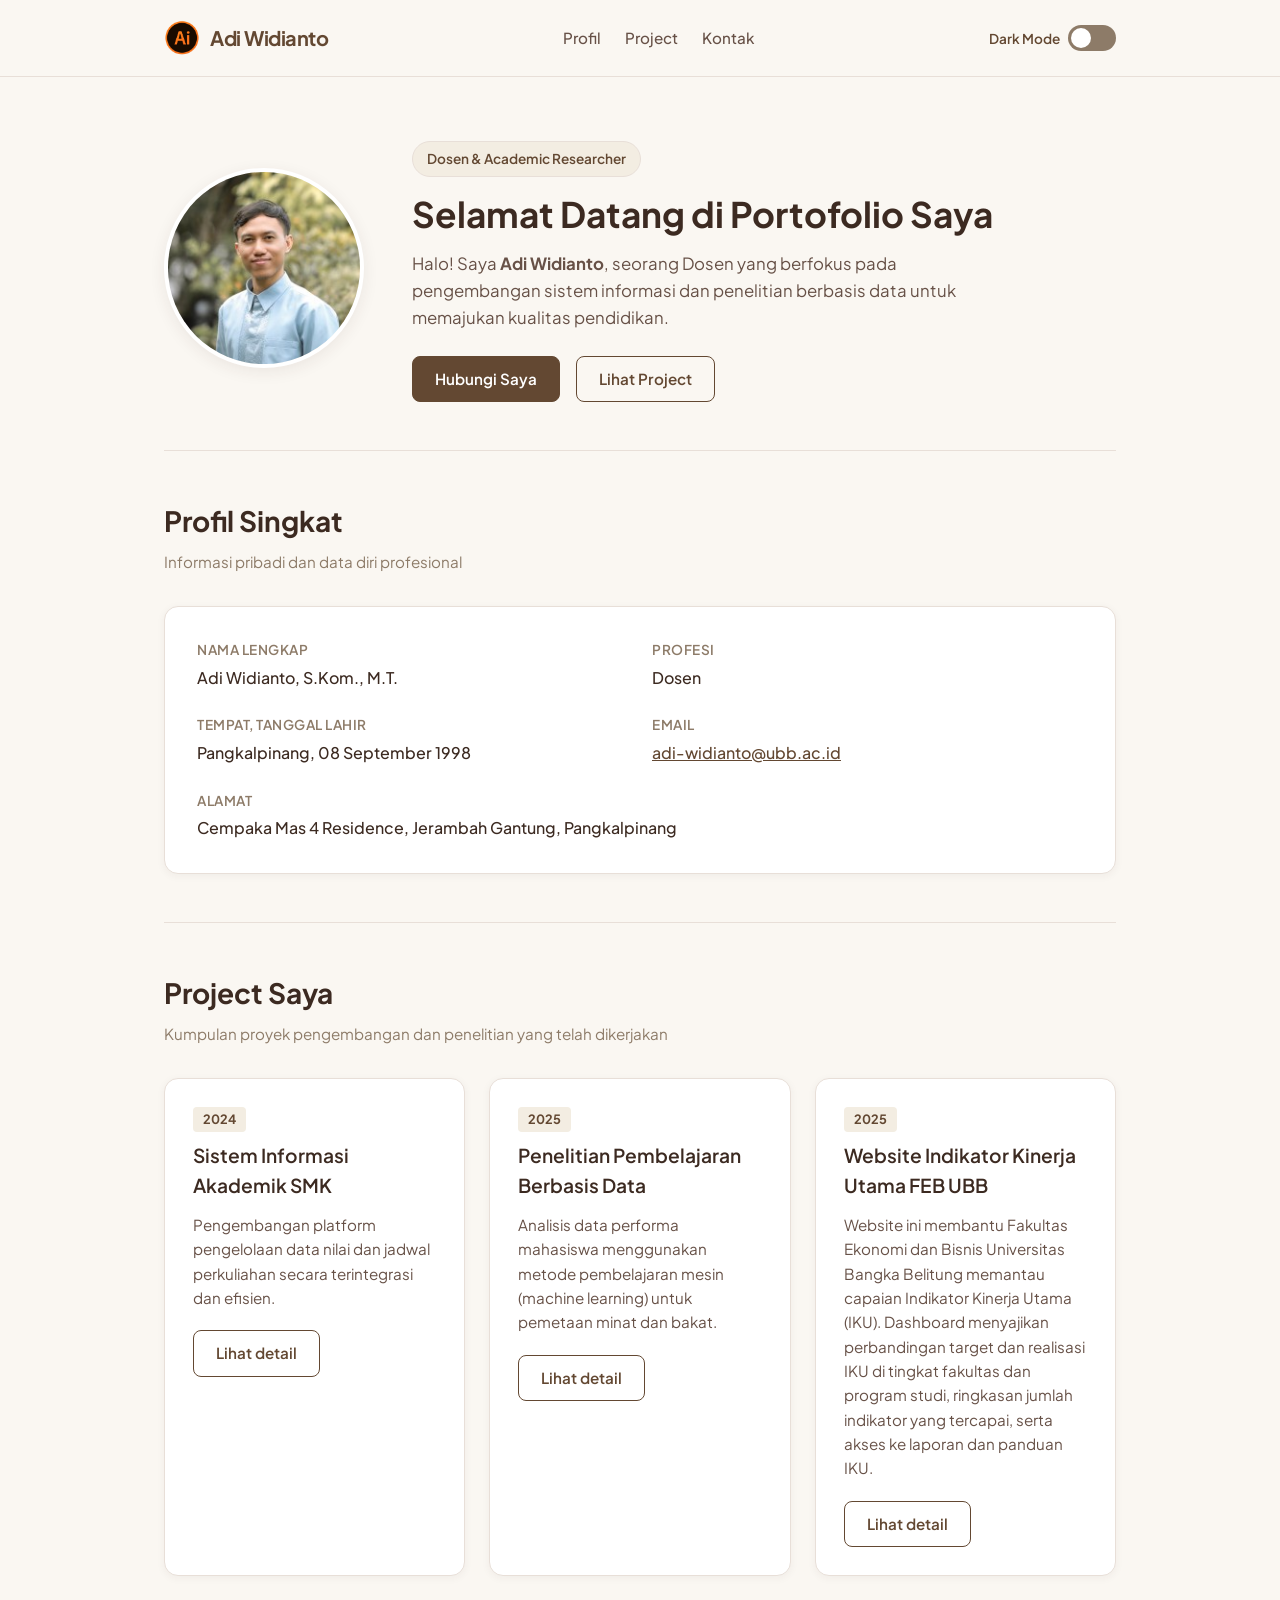
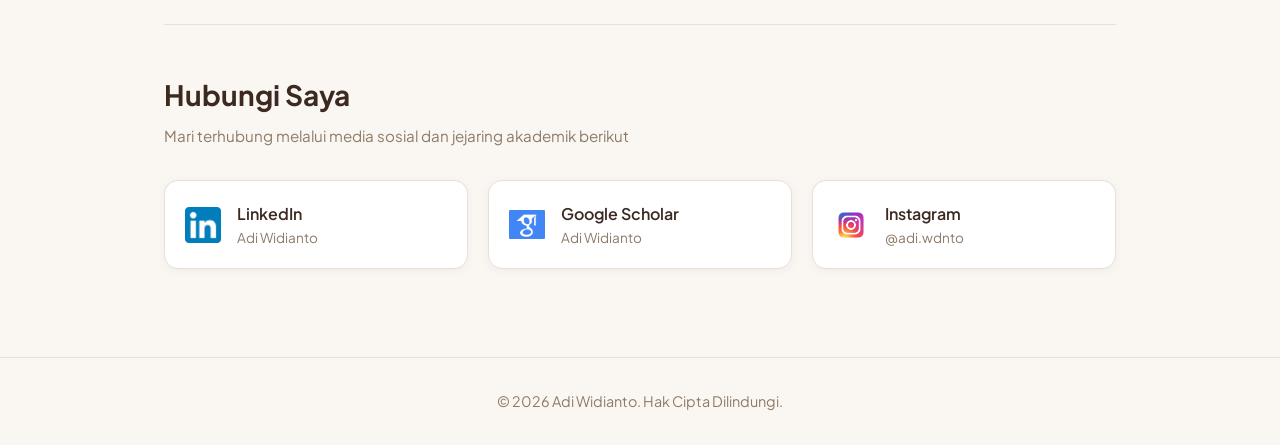
<file: index.html>
<!DOCTYPE html>
<html lang="id">
<head>
    <meta charset="UTF-8">
    <meta name="viewport" content="width=device-width, initial-scale=1.0">
    <title>Profil - Adi Widianto</title>
    <link rel="icon" type="image/png" href="assets/images/favicon.png">
    <!-- Google Fonts -->
    <link rel="preconnect" href="https://fonts.googleapis.com">
    <link rel="preconnect" href="https://fonts.gstatic.com" crossorigin>
    <link href="https://fonts.googleapis.com/css2?family=Plus+Jakarta+Sans:wght@400;500;600;700&display=swap" rel="stylesheet">
    <link rel="stylesheet" href="styles/site.css">
</head>
<body>

    <!-- Header / Navbar -->
    <header class="navbar">
        <div class="container nav-container">
            <a href="#" class="logo">
                <img src="assets/images/favicon.png" alt="" class="site-logo">
                <span>Adi Widianto</span>
            </a>
            <nav>
                <ul class="nav-links">
                    <li><a href="#profil">Profil</a></li>
                    <li><a href="#project">Project</a></li>
                    <li><a href="#kontak">Kontak</a></li>
                </ul>
            </nav>
            <button id="toggle-btn" type="button" role="switch" aria-checked="false">
                <span>Dark Mode</span>
                <span class="toggle-track" aria-hidden="true"><span class="toggle-thumb"></span></span>
            </button>
        </div>
        
    </header>

    <main class="container">
        <!-- Hero Section -->
        <section class="hero-section">
            <div class="hero-avatar-wrapper">
                <img src="assets/images/profile-photo.jpg" alt="Foto Profil Adi Widianto" class="hero-avatar">
            </div>
            <div class="hero-text">
                <span class="badge">Dosen & Academic Researcher</span>
                <h1>Selamat Datang di Portofolio Saya</h1>
                <p>Halo! Saya <strong>Adi Widianto</strong>, seorang Dosen yang berfokus pada pengembangan sistem informasi dan penelitian berbasis data untuk memajukan kualitas pendidikan.</p>
                <div class="hero-buttons">
                    <a href="#kontak" class="btn btn-primary">Hubungi Saya</a>
                    <a href="#project" class="btn btn-outline">Lihat Project</a>
                </div>
            </div>
        </section>

        <!-- Profil / Biodata Section -->
        <section id="profil" class="section">
            <div class="section-header">
                <h2>Profil Singkat</h2>
                <p>Informasi pribadi dan data diri profesional</p>
            </div>
            <div class="profile-card">
                <div class="info-grid">
                    <div class="info-item">
                        <span class="info-label">Nama Lengkap</span>
                        <span class="info-value">Adi Widianto, S.Kom., M.T.</span>
                    </div>
                    <div class="info-item">
                        <span class="info-label">Profesi</span>
                        <span class="info-value">Dosen</span>
                    </div>
                    <div class="info-item">
                        <span class="info-label">Tempat, Tanggal Lahir</span>
                        <span class="info-value">Pangkalpinang, 08 September 1998</span>
                    </div>
                    <div class="info-item">
                        <span class="info-label">Email</span>
                        <span class="info-value"><a href="mailto:adi-widianto@ubb.ac.id">adi-widianto@ubb.ac.id</a></span>
                    </div>
                    <div class="info-item full-width">
                        <span class="info-label">Alamat</span>
                        <span class="info-value">Cempaka Mas 4 Residence, Jerambah Gantung, Pangkalpinang</span>
                    </div>
                </div>
            </div>
        </section>

        <!-- Project Section -->
        <section id="project" class="section">
            <div class="section-header">
                <h2>Project Saya</h2>
                <p>Kumpulan proyek pengembangan dan penelitian yang telah dikerjakan</p>
            </div>
            <div class="projects-grid" id="projects-grid"></div>
        </section>

        <!-- Social & Contact Section -->
        <section id="kontak" class="section">
            <div class="section-header">
                <h2>Hubungi Saya</h2>
                <p>Mari terhubung melalui media sosial dan jejaring akademik berikut</p>
            </div>
            <div class="social-container">
                <a href="https://id.linkedin.com/in/adi-widianto-80a5b6142" target="_blank" rel="noopener noreferrer" class="social-card">
                    <img src="assets/images/linkedin-logo.png" alt="LinkedIn" class="social-icon">
                    <div class="social-info">
                        <span class="social-name">LinkedIn</span>
                        <span class="social-handle">Adi Widianto</span>
                    </div>
                </a>

                <a href="https://scholar.google.com/citations?user=TadCq8oAAAAJ&hl=en" target="_blank" rel="noopener noreferrer" class="social-card">
                    <img src="assets/images/google-scholar-logo.png" alt="Google Scholar" class="social-icon">
                    <div class="social-info">
                        <span class="social-name">Google Scholar</span>
                        <span class="social-handle">Adi Widianto</span>
                    </div>
                </a>

                <a href="https://www.instagram.com/adi.wdnto/" target="_blank" rel="noopener noreferrer" class="social-card">
                    <img src="assets/images/instagram-logo.png" alt="Instagram" class="social-icon">
                    <div class="social-info">
                        <span class="social-name">Instagram</span>
                        <span class="social-handle">@adi.wdnto</span>
                    </div>
                </a>
            </div>
        </section>
    </main>

    <!-- Footer -->
    <footer class="footer">
        <div class="container">
            <p>&copy; 2026 Adi Widianto. Hak Cipta Dilindungi.</p>
        </div>
    </footer>

    <script src="scripts/main.js"></script>

</body>
</html>
</file>
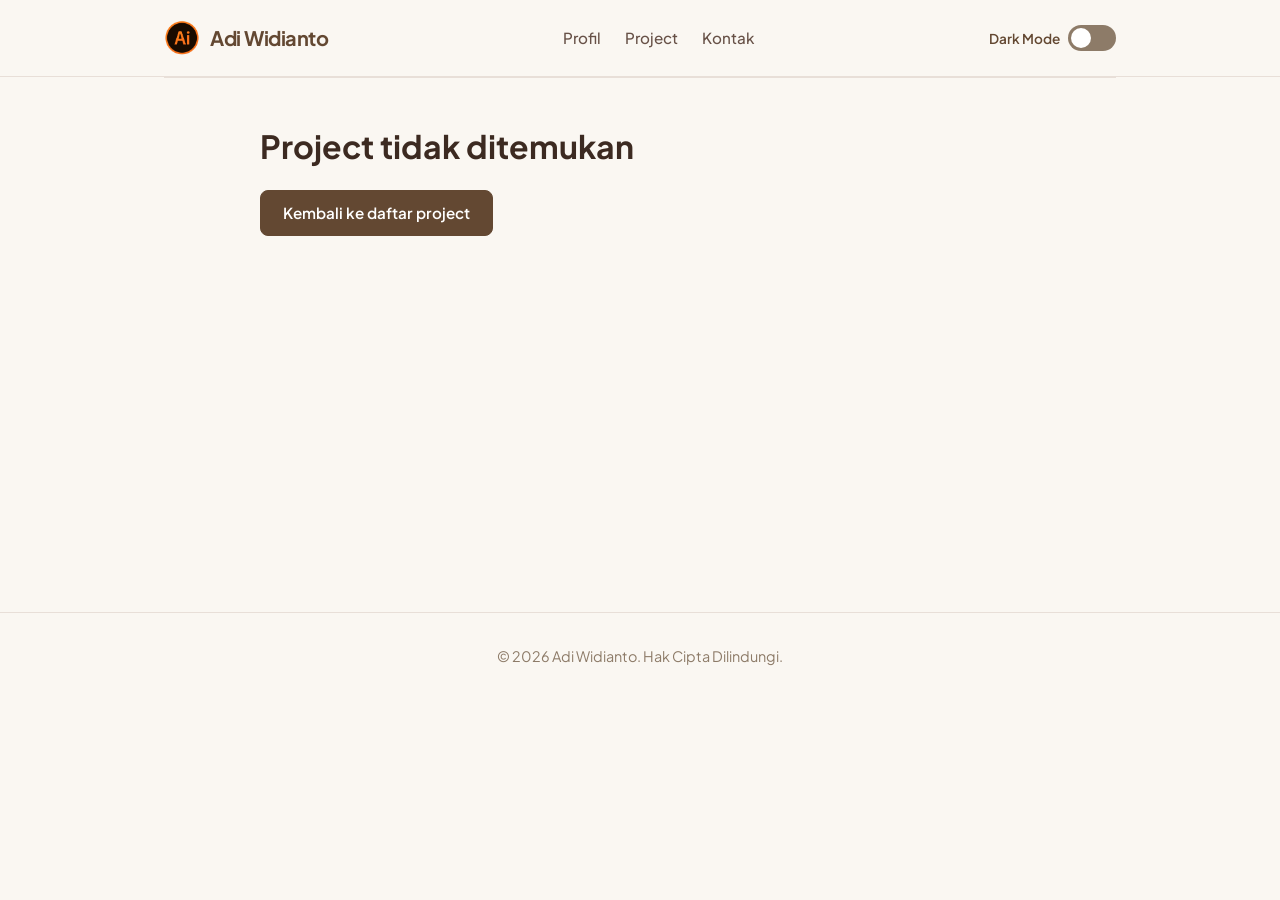
<file: project.html>
<!DOCTYPE html>
<html lang="id">
<head>
    <meta charset="UTF-8">
    <meta name="viewport" content="width=device-width, initial-scale=1.0">
    <title>Detail Project - Adi Widianto</title>
    <link rel="icon" type="image/png" href="assets/images/favicon.png">
    <link rel="preconnect" href="https://fonts.googleapis.com">
    <link rel="preconnect" href="https://fonts.gstatic.com" crossorigin>
    <link href="https://fonts.googleapis.com/css2?family=Plus+Jakarta+Sans:wght@400;500;600;700&display=swap" rel="stylesheet">
    <link rel="stylesheet" href="styles/site.css">
</head>
<body>
    <header class="navbar">
        <div class="container nav-container">
            <a href="index.html" class="logo">
                <img src="assets/images/favicon.png" alt="" class="site-logo">
                <span>Adi Widianto</span>
            </a>
            <nav aria-label="Navigasi utama">
                <ul class="nav-links">
                    <li><a href="index.html#profil">Profil</a></li>
                    <li><a href="index.html#project">Project</a></li>
                    <li><a href="index.html#kontak">Kontak</a></li>
                </ul>
            </nav>
            <button id="toggle-btn" type="button" role="switch" aria-checked="false">
                <span>Dark Mode</span>
                <span class="toggle-track" aria-hidden="true"><span class="toggle-thumb"></span></span>
            </button>
        </div>
    </header>

    <main class="container">
        <section class="project-detail section" id="project-detail" aria-live="polite"></section>
    </main>

    <footer class="footer">
        <div class="container">
            <p>&copy; 2026 Adi Widianto. Hak Cipta Dilindungi.</p>
        </div>
    </footer>

    <script src="scripts/main.js"></script>
</body>
</html>
</file>
<file: styles/site.css>
/* ==========================================================================
   Global Variables & Reset - Professional Cream/Brown Theme
   ========================================================================== */
:root {
    --bg-main: #faf7f2;
    --bg-card: #ffffff;
    --bg-card-alt: #f3ede2;
    --text-primary: #3c2a21;
    --text-secondary: #675147;
    --text-muted: #8d7b68;
    --accent-brown: #634832;
    --accent-cream: #dcd0c0;
    --accent-hover: #4a3423;
    --border-color: #e8dfd8;
    --shadow-sm: 0 2px 8px rgba(60, 42, 33, 0.05);
    --shadow-md: 0 4px 16px rgba(60, 42, 33, 0.08);
    --radius-sm: 8px;
    --radius-md: 14px;
    --radius-lg: 20px;
    --transition: all 0.3s ease;
}

* {
    margin: 0;
    padding: 0;
    box-sizing: border-box;
}

html {
    scroll-behavior: smooth;
}

body {
    font-family: 'Plus Jakarta Sans', system-ui, -apple-system, sans-serif;
    background-color: var(--bg-main);
    color: var(--text-primary);
    line-height: 1.6;
    transition: var(--transition);
}

/* ==========================================================================
   Dark Mode Theme Overrides
   ========================================================================== */
body.dark-mode {
    --bg-main: #14110f;
    --bg-card: #211c19;
    --bg-card-alt: #2e2723;
    --text-primary: #f5efe6;
    --text-secondary: #d6cbc1;
    --text-muted: #a8998c;
    --accent-brown: #dfa972;
    --accent-cream: #4a3f37;
    --accent-hover: #ecc092;
    --border-color: #332b26;
    --shadow-sm: 0 2px 8px rgba(0, 0, 0, 0.35);
    --shadow-md: 0 4px 16px rgba(0, 0, 0, 0.5);
}

body.dark-mode .navbar {
    background-color: rgba(20, 17, 15, 0.92);
}

body.dark-mode .btn-primary {
    color: #1a1410;
}

a {
    color: inherit;
    text-decoration: none;
}

/* ==========================================================================
   Layout Containers
   ========================================================================== */
.container {
    max-width: 1000px;
    margin: 0 auto;
    padding: 0 24px;
}

/* ==========================================================================
   Navbar
   ========================================================================== */
.navbar {
    background-color: rgba(250, 247, 242, 0.95);
    backdrop-filter: blur(10px);
    position: sticky;
    top: 0;
    z-index: 100;
    border-bottom: 1px solid var(--border-color);
    padding: 16px 0;
}

.nav-container {
    display: flex;
    justify-content: space-between;
    align-items: center;
}

.logo {
    display: inline-flex;
    align-items: center;
    gap: 10px;
    font-weight: 700;
    font-size: 1.25rem;
    color: var(--accent-brown);
    letter-spacing: -0.5px;
}

.site-logo {
    width: 36px;
    height: 36px;
    object-fit: contain;
    border-radius: 50%;
}

.nav-links {
    display: flex;
    list-style: none;
    gap: 24px;
}

.nav-links a {
    font-weight: 500;
    color: var(--text-secondary);
    transition: var(--transition);
    font-size: 0.95rem;
}

.nav-links a:hover {
    color: var(--accent-brown);
}

/* ==========================================================================
   Hero Section
   ========================================================================== */
.hero-section {
    display: flex;
    align-items: center;
    gap: 48px;
    padding: 64px 0 48px;
}

.hero-avatar-wrapper {
    flex-shrink: 0;
}

.hero-avatar {
    width: 200px;
    height: 200px;
    object-fit: cover;
    border-radius: 50%;
    border: 4px solid var(--bg-card);
    box-shadow: var(--shadow-md);
    background-color: var(--accent-cream);
}

.badge {
    display: inline-block;
    background-color: var(--bg-card-alt);
    color: var(--accent-brown);
    font-size: 0.85rem;
    font-weight: 600;
    padding: 6px 14px;
    border-radius: 50px;
    margin-bottom: 16px;
    border: 1px solid var(--border-color);
}

.hero-text h1 {
    font-size: 2.2rem;
    font-weight: 700;
    color: var(--text-primary);
    line-height: 1.2;
    margin-bottom: 16px;
}

.hero-text p {
    font-size: 1.05rem;
    color: var(--text-secondary);
    margin-bottom: 24px;
    max-width: 600px;
}

.hero-buttons {
    display: flex;
    gap: 16px;
}

.btn {
    display: inline-block;
    padding: 10px 22px;
    border-radius: var(--radius-sm);
    font-weight: 600;
    font-size: 0.95rem;
    transition: var(--transition);
    cursor: pointer;
}

.btn-primary {
    background-color: var(--accent-brown);
    color: #ffffff;
    border: 1px solid var(--accent-brown);
}

.btn-primary:hover {
    background-color: var(--accent-hover);
    border-color: var(--accent-hover);
}

.btn-outline {
    background-color: transparent;
    color: var(--accent-brown);
    border: 1px solid var(--accent-brown);
}

.btn-outline:hover {
    background-color: var(--bg-card-alt);
}

/* ==========================================================================
   Section Common Styles
   ========================================================================== */
.section {
    padding: 48px 0;
    border-top: 1px solid var(--border-color);
}

.section-header {
    margin-bottom: 32px;
}

.section-header h2 {
    font-size: 1.75rem;
    color: var(--text-primary);
    font-weight: 700;
    margin-bottom: 6px;
}

.section-header p {
    color: var(--text-muted);
    font-size: 0.95rem;
}

/* ==========================================================================
   Profile Section
   ========================================================================== */
.profile-card {
    background-color: var(--bg-card);
    border: 1px solid var(--border-color);
    border-radius: var(--radius-md);
    padding: 32px;
    box-shadow: var(--shadow-sm);
}

.info-grid {
    display: grid;
    grid-template-columns: repeat(2, 1fr);
    gap: 24px;
}

.info-item {
    display: flex;
    flex-direction: column;
    gap: 4px;
}

.info-item.full-width {
    grid-column: span 2;
}

.info-label {
    font-size: 0.85rem;
    font-weight: 600;
    color: var(--text-muted);
    text-transform: uppercase;
    letter-spacing: 0.5px;
}

.info-value {
    font-size: 1rem;
    color: var(--text-primary);
    font-weight: 500;
}

.info-value a {
    color: var(--accent-brown);
    text-decoration: underline;
}

/* ==========================================================================
   Project Section
   ========================================================================== */
.projects-grid {
    display: grid;
    grid-template-columns: repeat(auto-fit, minmax(300px, 1fr));
    gap: 24px;
}

.project-card {
    background-color: var(--bg-card);
    border: 1px solid var(--border-color);
    border-radius: var(--radius-md);
    padding: 28px;
    box-shadow: var(--shadow-sm);
    transition: var(--transition);
}

.project-card:hover {
    transform: translateY(-3px);
    box-shadow: var(--shadow-md);
}

.project-header {
    display: flex;
    flex-direction: column;
    gap: 8px;
    margin-bottom: 12px;
}

.project-year {
    display: inline-block;
    align-self: flex-start;
    background-color: var(--bg-card-alt);
    color: var(--accent-brown);
    font-size: 0.8rem;
    font-weight: 700;
    padding: 2px 10px;
    border-radius: 4px;
}

.project-card h3 {
    font-size: 1.2rem;
    color: var(--text-primary);
    font-weight: 600;
}

.project-desc {
    color: var(--text-secondary);
    font-size: 0.95rem;
}

.project-detail-link {
    margin-top: 20px;
}

.project-detail {
    min-height: 55vh;
}

.project-detail-card {
    max-width: 760px;
    margin: 0 auto;
    background-color: var(--bg-card);
    border: 1px solid var(--border-color);
    border-radius: var(--radius-md);
    padding: 32px;
    box-shadow: var(--shadow-sm);
}

.project-detail-header {
    display: flex;
    flex-direction: column;
    align-items: flex-start;
    gap: 12px;
    margin-bottom: 24px;
}

.project-detail-header h1,
.project-not-found h1 {
    font-size: 2rem;
    line-height: 1.25;
    color: var(--text-primary);
}

.project-detail-image {
    display: block;
    width: 100%;
    max-height: 440px;
    object-fit: cover;
    border-radius: var(--radius-sm);
    margin-bottom: 24px;
}

.project-detail-description {
    color: var(--text-secondary);
    font-size: 1rem;
    margin-bottom: 24px;
}

.project-back-link {
    margin-left: 12px;
}

.project-not-found {
    display: flex;
    flex-direction: column;
    align-items: flex-start;
    gap: 24px;
    max-width: 760px;
    margin: 0 auto;
}

/* ========================================================================== 
   Contact / Social Section
   ========================================================================== */
.social-container {
    display: grid;
    grid-template-columns: repeat(auto-fit, minmax(240px, 1fr));
    gap: 20px;
}

.social-card {
    display: flex;
    align-items: center;
    gap: 16px;
    background-color: var(--bg-card);
    border: 1px solid var(--border-color);
    padding: 20px;
    border-radius: var(--radius-md);
    box-shadow: var(--shadow-sm);
    transition: var(--transition);
}

.social-card:hover {
    background-color: var(--bg-card-alt);
    border-color: var(--accent-cream);
    transform: translateY(-2px);
}

.social-icon {
    width: 36px;
    height: 36px;
    object-fit: contain;
}

.social-info {
    display: flex;
    flex-direction: column;
}

.social-name {
    font-weight: 600;
    color: var(--text-primary);
    font-size: 1rem;
}

.social-handle {
    font-size: 0.85rem;
    color: var(--text-muted);
}

/* ==========================================================================
   Footer
   ========================================================================== */
.footer {
    padding: 32px 0;
    text-align: center;
    border-top: 1px solid var(--border-color);
    color: var(--text-muted);
    font-size: 0.9rem;
    margin-top: 40px;
}

/* ==========================================================================
   Responsive Design
   ========================================================================== */
@media (max-width: 768px) {
    .hero-section {
        flex-direction: column;
        text-align: center;
        gap: 24px;
        padding: 40px 0;
    }

    .hero-text p {
        margin: 0 auto 24px;
    }

    .hero-buttons {
        justify-content: center;
    }

    .info-grid {
        grid-template-columns: 1fr;
    }

    .info-item.full-width {
        grid-column: span 1;
    }
}

#toggle-btn {
    display: inline-flex;
    align-items: center;
    gap: 8px;
    background: transparent;
    color: var(--accent-brown);
    border: 0;
    padding: 9px 0;
    font-family: inherit;
    font-weight: 600;
    font-size: 0.85rem;
    cursor: pointer;
}

#toggle-btn:focus-visible {
    outline: 2px solid var(--accent-brown);
    outline-offset: 3px;
    border-radius: var(--radius-sm);
}

@media (max-width: 600px) {
    .project-detail-card {
        padding: 24px;
    }

    .project-detail-header h1,
    .project-not-found h1 {
        font-size: 1.65rem;
    }

    .project-back-link {
        margin: 12px 0 0;
    }
}

.toggle-track {
    display: flex;
    align-items: center;
    width: 48px;
    height: 26px;
    padding: 3px;
    border-radius: 50px;
    background-color: var(--text-muted);
    transition: background-color 0.3s ease;
}

.toggle-thumb {
    width: 20px;
    height: 20px;
    border-radius: 50%;
    background-color: #ffffff;
    transition: transform 0.3s ease;
}

#toggle-btn[aria-checked="true"] .toggle-track {
    background-color: var(--accent-brown);
}

#toggle-btn[aria-checked="true"] .toggle-thumb {
    transform: translateX(22px);
}

@media (max-width: 600px) {
    .nav-container {
        flex-wrap: wrap;
        gap: 8px;
    }

    .nav-container nav {
        order: 1;
        width: 100%;
    }
}

@media (prefers-reduced-motion: reduce) {
    .toggle-track,
    .toggle-thumb {
        transition: none;
    }
}
</file>
